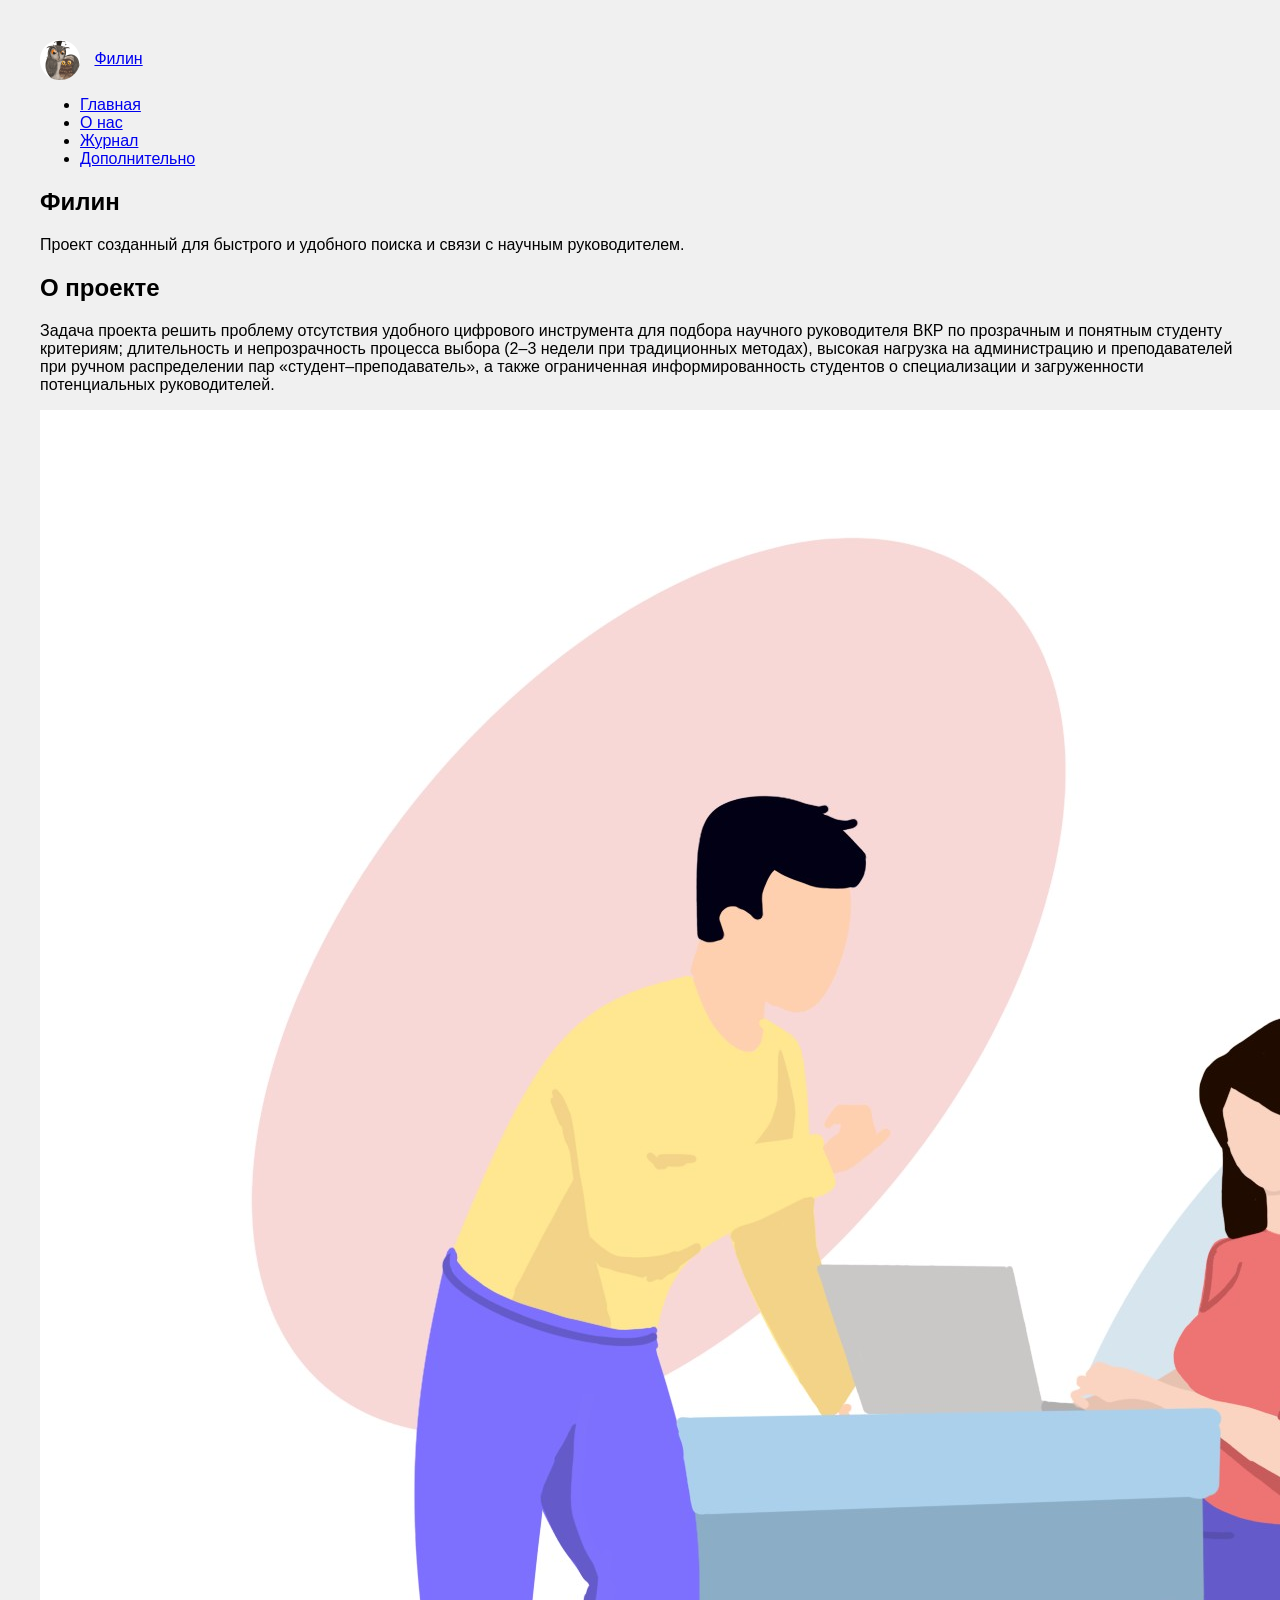
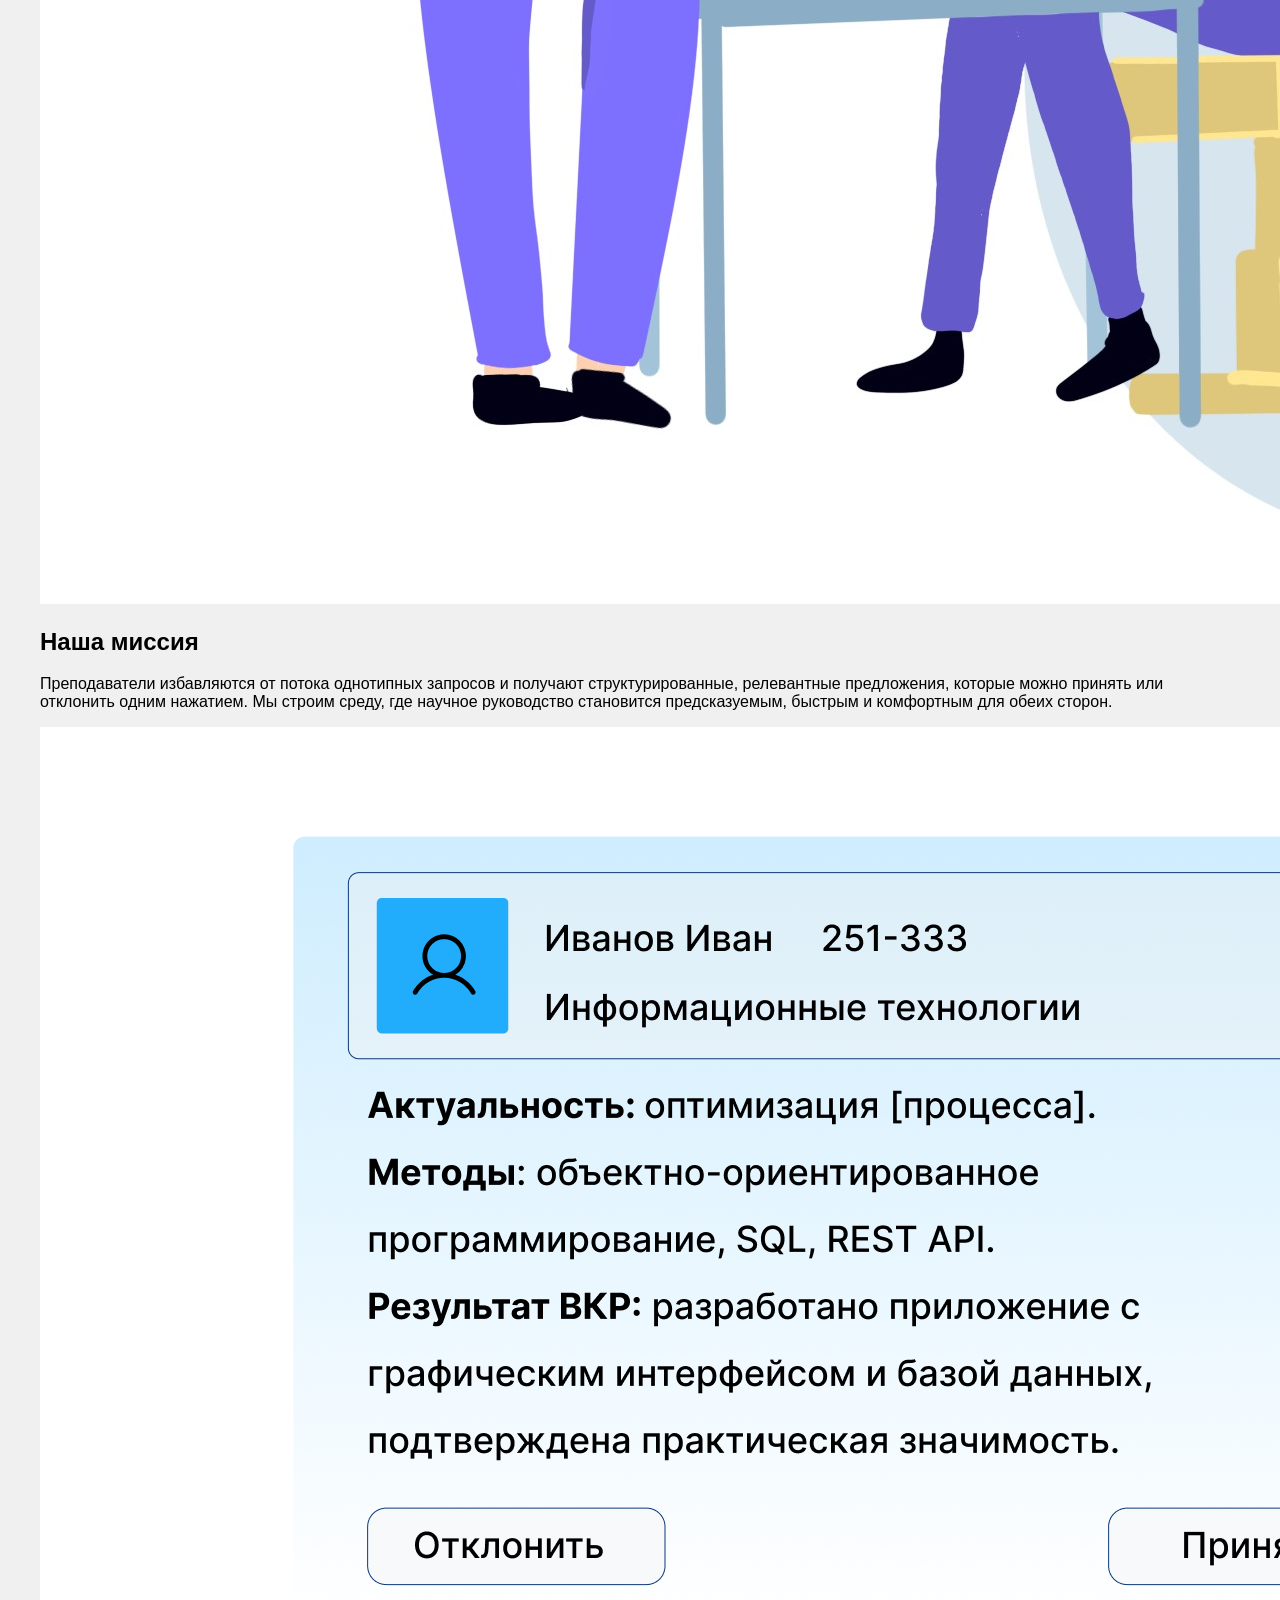
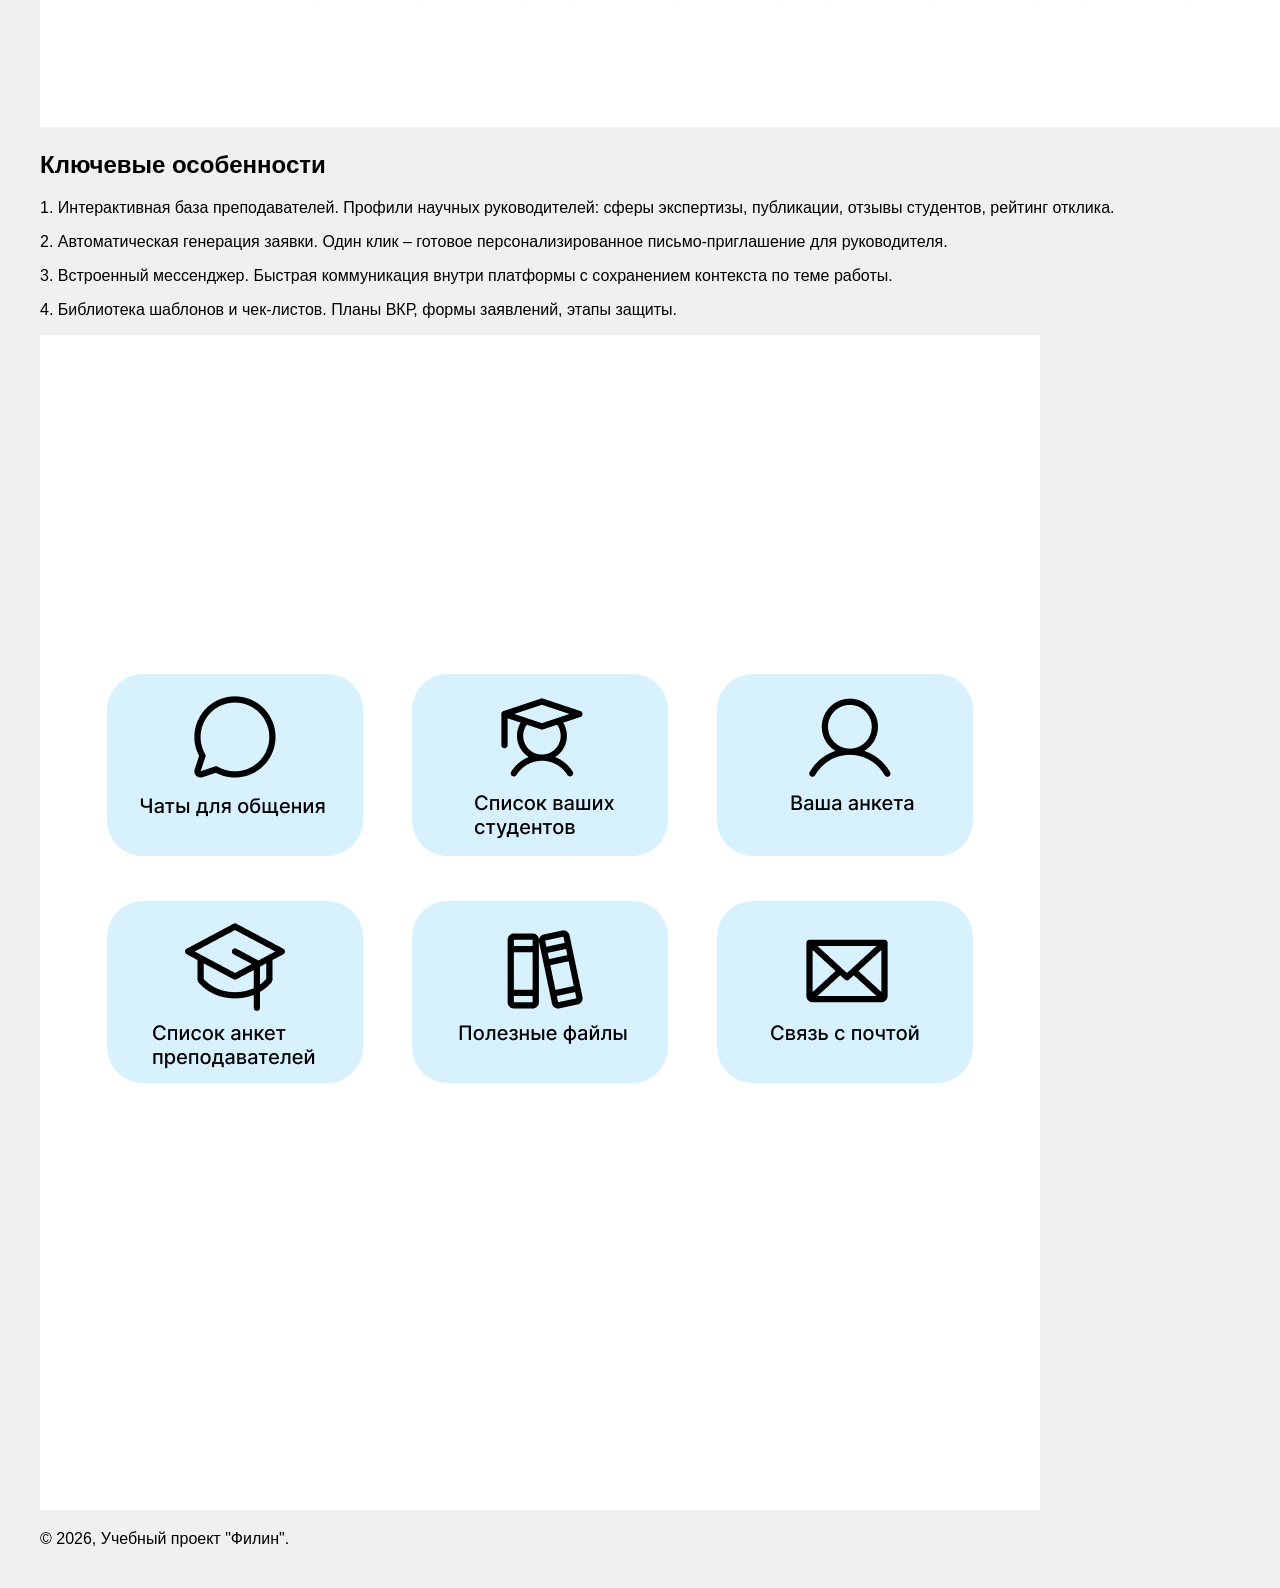
<file: docs/index.html>
﻿<!DOCTYPE html>
<html lang="ru">
<head>
    <meta charset="UTF-8">
    <meta name="viewport" content="width=device-width, initial-scale=1.0">
    <title>Филин – главная</title>
    <link rel="stylesheet" href="style.css">
</head>
<body>
    <nav class="navbar">
        <div class="logo">
            <img src="images/logo.png" alt="Логотип Филин" style="height: 40px; width: auto; vertical-align: middle; margin-right: 10px;">
            <a href="index.html">Филин</a>
        </div>
        <ul class="nav-links">
            <li><a href="index.html">Главная</a></li>
            <li><a href="about.html">О нас</a></li>
            <li><a href="journal.html">Журнал</a></li>
            <li><a href="resources.html">Дополнительно</a></li>
        </ul>
    </nav>

    <!-- Первый экран -->
    <section class="hero">
        <div class="hero-card">
            <h1>Филин</h1>
            <p>Проект созданный для быстрого и удобного поиска и связи с научным руководителем.</p>
        </div>
    </section>

    <!-- Блоки информации о проекте -->
    <div class="info-block">
        <div class="info-text">
            <h2>О проекте</h2>
            <p>Задача проекта решить проблему отсутствия удобного цифрового инструмента для подбора научного руководителя ВКР по прозрачным и понятным студенту критериям; длительность и непрозрачность процесса выбора (2–3 недели при традиционных методах), высокая нагрузка на администрацию и преподавателей при ручном распределении пар «студент–преподаватель», а также ограниченная информированность студентов о специализации и загруженности потенциальных руководителей.</p>
        </div>
        <div class="info-image">
            <img src="images\student-prepod.jpg" alt="Изображение проекта">
        </div>
    </div>

    <div class="info-block reverse">
        <div class="info-text">
            <h2>Наша миссия</h2>
            <p>Преподаватели избавляются от потока однотипных запросов и получают структурированные, релевантные предложения, которые можно принять или отклонить одним нажатием. Мы строим среду, где научное руководство становится предсказуемым, быстрым и комфортным для обеих сторон.</p>
        </div>
        <div class="info-image">
            <img src="images\zayavki1.png" alt="Миссия">
        </div>
    </div>

    <div class="info-block">
        <div class="info-text">
            <h2>Ключевые особенности</h2>
            <p>1. Интерактивная база преподавателей. Профили научных руководителей: сферы экспертизы, публикации, отзывы студентов, рейтинг отклика.</p>
            <p>2. Автоматическая генерация заявки. Один клик – готовое персонализированное письмо-приглашение для руководителя.</p>
            <p>3. Встроенный мессенджер. Быстрая коммуникация внутри платформы с сохранением контекста по теме работы.</p>
            <p>4. Библиотека шаблонов и чек-листов. Планы ВКР, формы заявлений, этапы защиты.</p>
        </div>
        <div class="info-image">
            <img src= "images\osobennosty.png">
        </div>
    </div>

    <div class="spacer"></div>

    <footer>
        <p>© 2026, Учебный проект "Филин".</p>
    </footer>
</body>
</html>
</file>
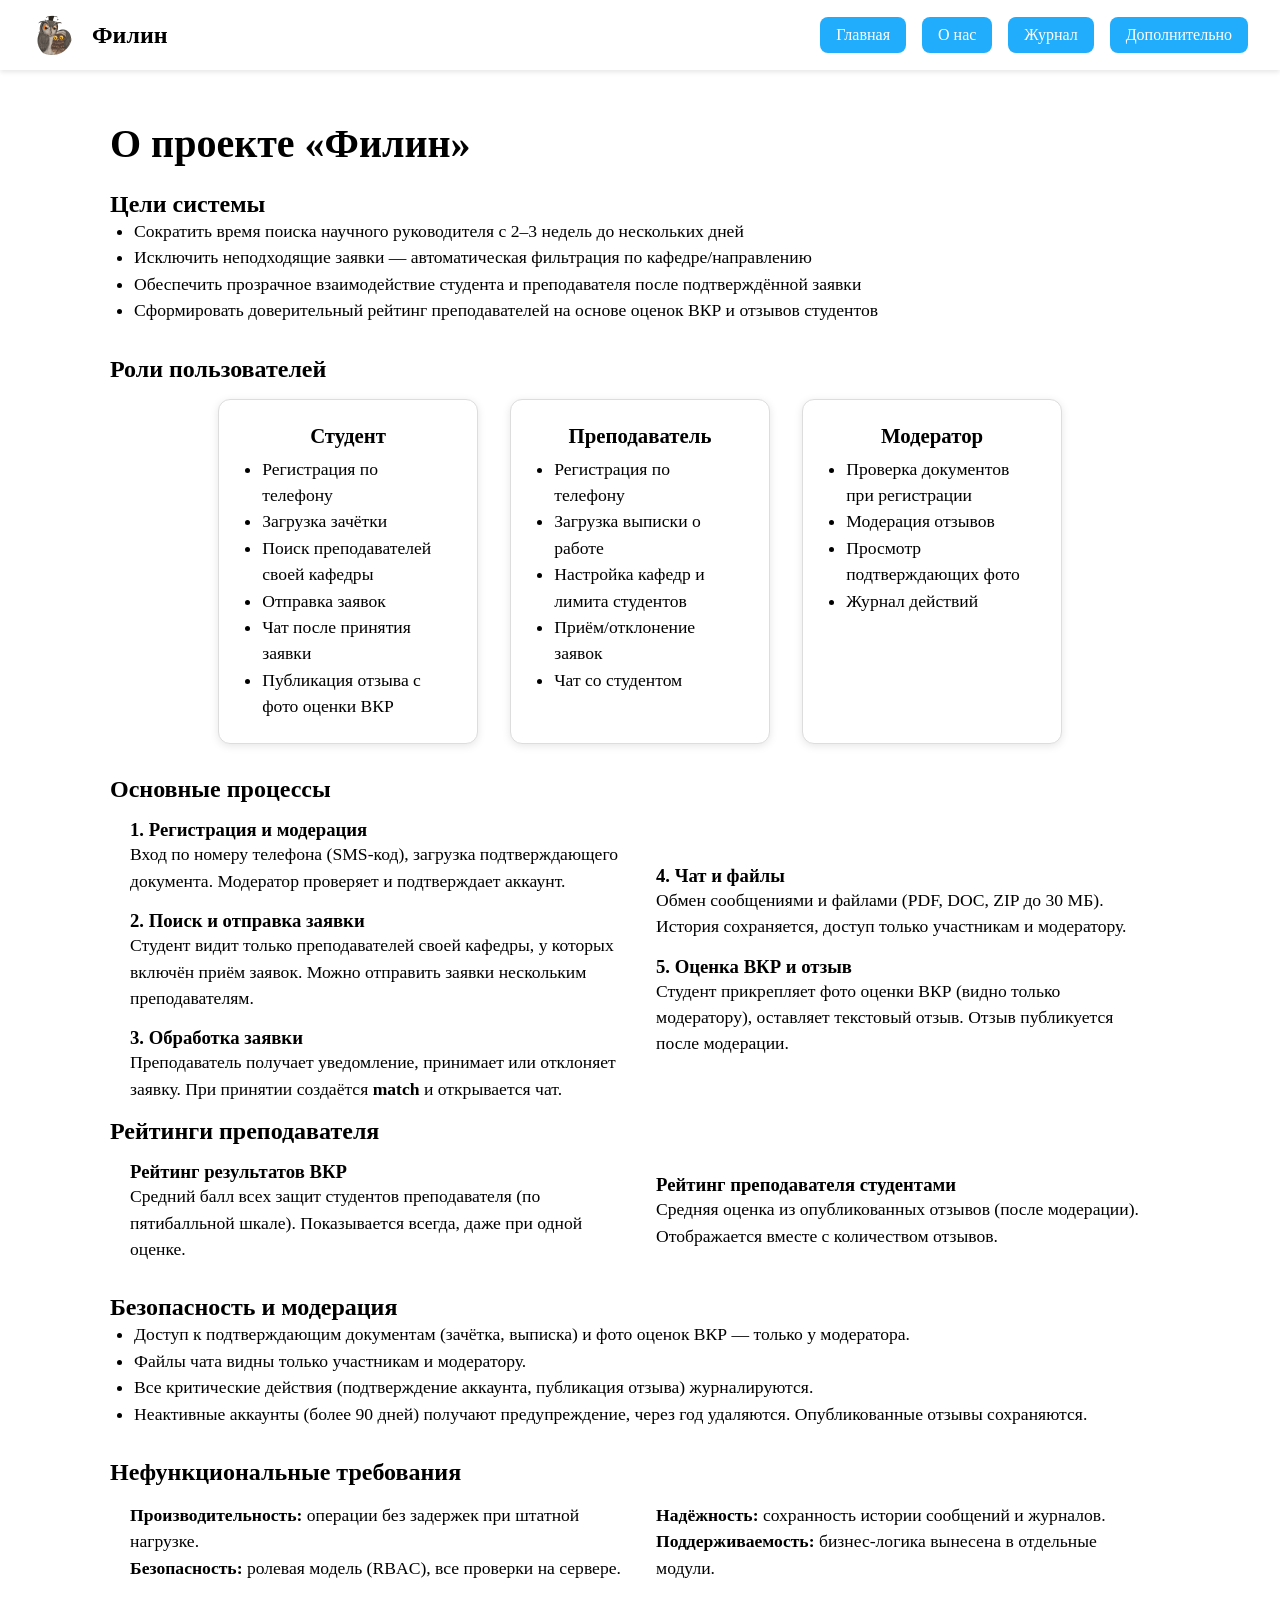
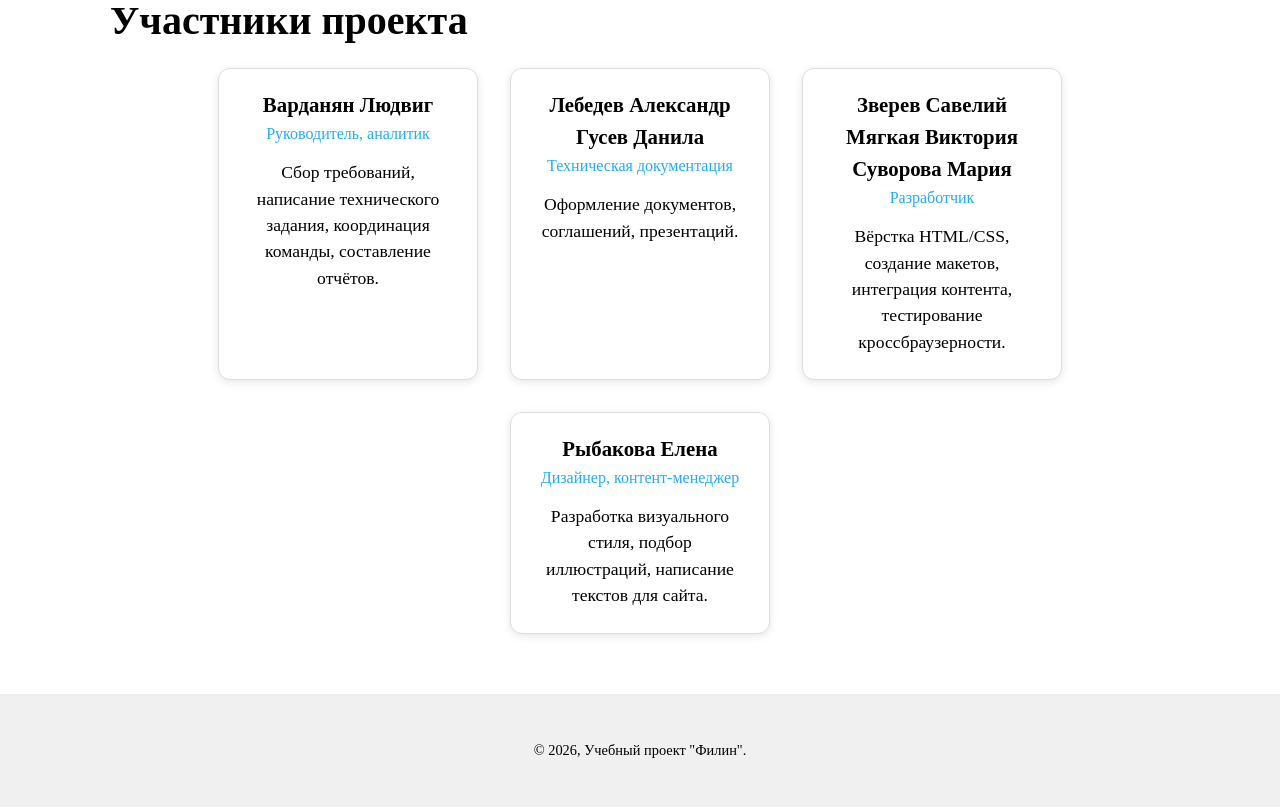
<file: site/about.html>
﻿<!DOCTYPE html>
<html lang="ru">
<head>
    <meta charset="UTF-8">
    <meta name="viewport" content="width=device-width, initial-scale=1.0">
    <title>Филин – О проекте</title>
    <link rel="stylesheet" href="style.css">
</head>
<body>
    <nav class="navbar">
        <div class="logo">
            <img src="images/logo.png" alt="Логотип Филин" style="height: 40px; width: auto; vertical-align: middle; margin-right: 10px;">
            <a href="index.html">Филин</a>
        </div>
        <ul class="nav-links">
            <li><a href="index.html">Главная</a></li>
            <li><a href="about.html">О нас</a></li>
            <li><a href="journal.html">Журнал</a></li>
            <li><a href="resources.html">Дополнительно</a></li>
        </ul>
    </nav>

    <div class="content-page">
        <h1>О проекте «Филин»</h1>
        
        <!-- ЦЕЛИ -->
        <h2 style="color: black; margin-top: 1.5rem;">Цели системы</h2>
        <ul style="margin-left: 1.5rem; line-height: 1.5;">
            <li>Сократить время поиска научного руководителя с 2–3 недель до нескольких дней</li>
            <li>Исключить неподходящие заявки — автоматическая фильтрация по кафедре/направлению</li>
            <li>Обеспечить прозрачное взаимодействие студента и преподавателя после подтверждённой заявки</li>
            <li>Сформировать доверительный рейтинг преподавателей на основе оценок ВКР и отзывов студентов</li>
        </ul>

        <!-- РОЛИ и структура -->
        <h2 style="color: black; margin-top: 2rem;">Роли пользователей</h2>
        <div class="participants-grid" style="margin-top: 1rem;">
            <div class="participant-card">
                <div class="participant-name">Студент</div>
                <ul style="text-align: left; margin-top: 0.5rem; padding-left: 1.2rem;">
                    <li>Регистрация по телефону</li>
                    <li>Загрузка зачётки</li>
                    <li>Поиск преподавателей своей кафедры</li>
                    <li>Отправка заявок</li>
                    <li>Чат после принятия заявки</li>
                    <li>Публикация отзыва с фото оценки ВКР</li>
                </ul>
            </div>
            <div class="participant-card">
                <div class="participant-name">Преподаватель</div>
                <ul style="text-align: left; margin-top: 0.5rem; padding-left: 1.2rem;">
                    <li>Регистрация по телефону</li>
                    <li>Загрузка выписки о работе</li>
                    <li>Настройка кафедр и лимита студентов</li>
                    <li>Приём/отклонение заявок</li>
                    <li>Чат со студентом</li>
                </ul>
            </div>
            <div class="participant-card">
                <div class="participant-name">Модератор</div>
                <ul style="text-align: left; margin-top: 0.5rem; padding-left: 1.2rem;">
                    <li>Проверка документов при регистрации</li>
                    <li>Модерация отзывов</li>
                    <li>Просмотр подтверждающих фото</li>
                    <li>Журнал действий</li>
                </ul>
            </div>
        </div>

        <!-- ШАГИ пользования -->
        <h2 style="color: black; margin-top: 2rem;">Основные процессы</h2>
        <div class="info-block" style="margin: 1rem auto;">
            <div class="info-text">
                <h3>1. Регистрация и модерация</h3>
                <p>Вход по номеру телефона (SMS-код), загрузка подтверждающего документа. Модератор проверяет и подтверждает аккаунт.</p>
                <h3 style="margin-top: 1rem;">2. Поиск и отправка заявки</h3>
                <p>Студент видит только преподавателей своей кафедры, у которых включён приём заявок. Можно отправить заявки нескольким преподавателям.</p>
                <h3 style="margin-top: 1rem;">3. Обработка заявки</h3>
                <p>Преподаватель получает уведомление, принимает или отклоняет заявку. При принятии создаётся <strong>match</strong> и открывается чат.</p>
            </div>
            <div class="info-text">
                <h3>4. Чат и файлы</h3>
                <p>Обмен сообщениями и файлами (PDF, DOC, ZIP до 30 МБ). История сохраняется, доступ только участникам и модератору.</p>
                <h3 style="margin-top: 1rem;">5. Оценка ВКР и отзыв</h3>
                <p>Студент прикрепляет фото оценки ВКР (видно только модератору), оставляет текстовый отзыв. Отзыв публикуется после модерации.</p>
            </div>
        </div>

        <!-- РЕЙТИНГ -->
        <h2 style="color: black; margin-top: 1rem;">Рейтинги преподавателя</h2>
        <div class="info-block" style="margin: 1rem auto;">
            <div class="info-text">
                <h3>Рейтинг результатов ВКР</h3>
                <p>Средний балл всех защит студентов преподавателя (по пятибалльной шкале). Показывается всегда, даже при одной оценке.</p>
            </div>
            <div class="info-text">
                <h3>Рейтинг преподавателя студентами</h3>
                <p>Средняя оценка из опубликованных отзывов (после модерации). Отображается вместе с количеством отзывов.</p>
            </div>
        </div>

        <!-- БЕЗОПАСНОСТЬ -->
        <h2 style="color: black; margin-top: 2rem;">Безопасность и модерация</h2>
        <ul style="margin-left: 1.5rem; line-height: 1.5;">
            <li>Доступ к подтверждающим документам (зачётка, выписка) и фото оценок ВКР — только у модератора.</li>
            <li>Файлы чата видны только участникам и модератору.</li>
            <li>Все критические действия (подтверждение аккаунта, публикация отзыва) журналируются.</li>
            <li>Неактивные аккаунты (более 90 дней) получают предупреждение, через год удаляются. Опубликованные отзывы сохраняются.</li>
        </ul>

        <!-- доп требования -->
        <h2 style="color: black; margin-top: 2rem;">Нефункциональные требования</h2>
        <div class="info-block" style="margin: 1rem auto;">
            <div class="info-text">
                <p><strong>Производительность:</strong> операции без задержек при штатной нагрузке.</p>
                <p><strong>Безопасность:</strong> ролевая модель (RBAC), все проверки на сервере.</p>
            </div>
            <div class="info-text">
                <p><strong>Надёжность:</strong> сохранность истории сообщений и журналов.</p>
                <p><strong>Поддерживаемость:</strong> бизнес-логика вынесена в отдельные модули.</p>
            </div>
        </div>
        <h1>Участники проекта</h1>
        <div class="participants-grid">
            <div class="participant-card">
                <div class="participant-name">Варданян Людвиг</div>
                <div class="participant-role">Руководитель, аналитик</div>
                <p>Сбор требований, написание технического задания, координация команды, составление отчётов.</p>
            </div>
            <div class="participant-card">
                <div class="participant-name">Лебедев Александр</div>
                <div class="participant-name">Гусев Данила</div>
                <div class="participant-role">Техническая документация</div>
                <p>Оформление документов, соглашений, презентаций.</p>
            </div>
            <div class="participant-card">
                <div class="participant-name">Зверев Савелий</div>
                <div class="participant-name">Мягкая Виктория</div>
                <div class="participant-name">Суворова Мария</div>
                <div class="participant-role">Разработчик</div>
                <p>Вёрстка HTML/CSS, создание макетов, интеграция контента, тестирование кроссбраузерности.</p>
            </div>
            <div class="participant-card">
                <div class="participant-name">Рыбакова Елена</div>
                <div class="participant-role">Дизайнер, контент-менеджер</div>
                <p>Разработка визуального стиля, подбор иллюстраций, написание текстов для сайта.</p>
            </div>
        </div>
    </div>

    <footer>
        <p>© 2026, Учебный проект "Филин".</p>
    </footer>
</body>
</html>
</file>
<file: docs/style.css>
body { font-family: Arial; margin: 40px; background: #f0f0f0; }
nav a { margin-right: 15px; }
</file>
<file: site/style.css>
* {
    margin: 0;
    padding: 0;
    box-sizing: border-box;
}

body {
    font-family: 'Times New Roman', Times, serif;
    color: black;
    background: #fff;
}


.navbar {
    position: fixed;
    top: 0;
    left: 0;
    width: 100%;
    background: white;
    box-shadow: 0 2px 5px rgba(0,0,0,0.1);
    z-index: 1000;
    padding: 0 2rem;
    display: flex;
    justify-content: space-between;
    align-items: center;
    flex-wrap: nowrap;
    height: 70px;
    box-sizing: border-box;
    overflow-x: auto;
}

.logo {
    display: flex;
    align-items: center;
    gap: 10px;
    flex-shrink: 0;
}

.logo a {
    font-size: 1.5rem;
    font-weight: bold;
    text-decoration: none;
    color: black;
    white-space: nowrap;
}

.nav-links {
    display: flex;
    flex-wrap: nowrap;
    gap: 1rem;
    margin: 0;
    padding: 0;
    list-style: none;
    align-items: center;
}

.nav-links li {
    display: inline-block;
}

.nav-links a {
    background-color: #21ADFC;
    color: white;
    text-decoration: none;
    padding: 8px 16px;
    border-radius: 8px;
    font-size: 1rem;
    transition: 0.2s;
    white-space: nowrap;
    line-height: 1.2;
    display: inline-block;
}

.nav-links a:hover {
    background-color: #0e7bc2;
}



/* ������ ����� � ����� */
.hero {
    height: 100vh;
    background-image: url('images/back.png');
    background-size: cover;
    background-position: center;
    display: flex;
    align-items: center;
    justify-content: center;
    text-align: center;
}

.hero-card {
    background: rgba(255, 255, 255, 0.9);
    padding: 2rem 3rem;
    border-radius: 20px;
    max-width: 600px;
    width: 90%;
}

.hero-card h1 {
    font-size: 4rem;
    margin-bottom: 1rem;
    color: black;
}

.hero-card p {
    font-size: 1.3rem;
    color: black;
}

/* ����� � ����������� � ������� (�����������) */
.info-block {
    display: flex;
    align-items: center;
    justify-content: space-between;
    gap: 2rem;
    max-width: 1100px;
    margin: 4rem auto;
    padding: 0 20px;
    flex-wrap: wrap;
}

.info-text {
    flex: 1;
    min-width: 250px;
}

.info-text h2 {
    font-size: 2rem;
    margin-bottom: 1rem;
}

.info-text p {
    font-size: 1.1rem;
    line-height: 1.5;
}

.info-image img {
    width: 530px;
    height: 310px;
    object-fit: cover;
    border-radius: 12px;
    box-shadow: 0 4px 10px rgba(0,0,0,0.1);
    transition: transform 0.3s ease, box-shadow 0.3s ease;
}

.info-image img:hover {
    transform: scale(1.1);
    box-shadow: 0 8px 20px rgba(0,0,0,0.2);
}

.info-block.reverse {
    flex-direction: row-reverse;
    gap: 5.3rem;
}

/* ������� */
.spacer {
    height: 2rem;
}

/* ����� ������� ��� ��������� ������� (�� hero) */
.content-page {
    max-width: 1100px;
    margin: 100px auto 40px;
    padding: 20px;
    background: white;
    border-radius: 12px;
    box-shadow: 0 2px 10px rgba(0,0,0,0);
}

.content-page h1 {
    font-size: 2.5rem;
    margin-bottom: 1.5rem;
    color: black;
}

.content-page p, .content-page li {
    font-size: 1.1rem;
    line-height: 1.5;
}

.journal-grid {
    display: flex;
    flex-wrap: wrap;
    gap: 2rem;
    justify-content: center;
    margin-top: 2rem;
}

.post-card {
    background: #f4f4f4;
    border-radius: 12px;
    padding: 1.5rem;
    width: 300px;
    box-shadow: 0 2px 8px rgba(0,0,0,0.1);
}

.post-date {
    font-weight: bold;
    color: #21ADFC;
    margin-bottom: 0.5rem;
}

/* ��������� */
.participants-grid {
    display: flex;
    flex-wrap: wrap;
    gap: 2rem;
    justify-content: center;
}

.participant-card {
    background: white;
    border-radius: 12px;
    padding: 1.5rem;
    width: 260px;
    text-align: center;
    box-shadow: 0 2px 8px rgba(0,0,0,0.1);
    border: 1px solid #ddd;
}

.participant-name {
    font-size: 1.3rem;
    font-weight: bold;
    margin-bottom: 0.5rem;
}

.participant-role {
    color: #21ADFC;
    margin-bottom: 1rem;
}

.resources-list {
    list-style: none;
    padding-left: 0;
}

.resources-list li {
    margin-bottom: 0.8rem;
}

.resources-list a {
    color: #21ADFC;
    text-decoration: none;
    border-bottom: 1px solid #21ADFC;
}

.resources-list a:hover {
    color: #0e7bc2;
}

footer {
    text-align: center;
    padding: 3rem;
    background: #f0f0f0;
    margin-top: 2rem;
    font-size: 0.9rem;
    color: black;
}

/* ����������� ���� ��� ������� ����� - ����� - ����������� */
.journal-media-block {
    display: flex;
    align-items: center;
    justify-content: space-between;
    gap: 2rem;
    max-width: 1100px;
    margin: 4rem auto;
    padding: 0 20px;
    flex-wrap: wrap;
}

.journal-media-block .info-text {
    flex: 1;
    min-width: 200px;
}

.journal-media-block .info-video {
    flex: 0 0 200px;
    text-align: center;
}

.journal-media-block .info-image {
    flex: 0 0 auto;
    text-align: center;
}

/* ������ ����� ��� ����� � ����������� ������ ����������� ����� */
.journal-media-block .info-video video,
.journal-media-block .info-image img {
    height: 200px;
    width: auto;
    max-width: 300px;
    border-radius: 12px;
    object-fit: cover;
    box-shadow: 0 4px 10px rgba(0,0,0,0.1);
    transition: transform 0.3s ease, box-shadow 0.3s ease;
    cursor: pointer;
}

.journal-media-block .info-video video:hover,
.journal-media-block .info-image img:hover {
    transform: scale(1.50);      /* ������������� �� 5% */
    box-shadow: 0 8px 20px rgba(0,0,0,0.2);
    z-index: 10;                 /* ����� ����������� �������� ����� */
}
</file>
